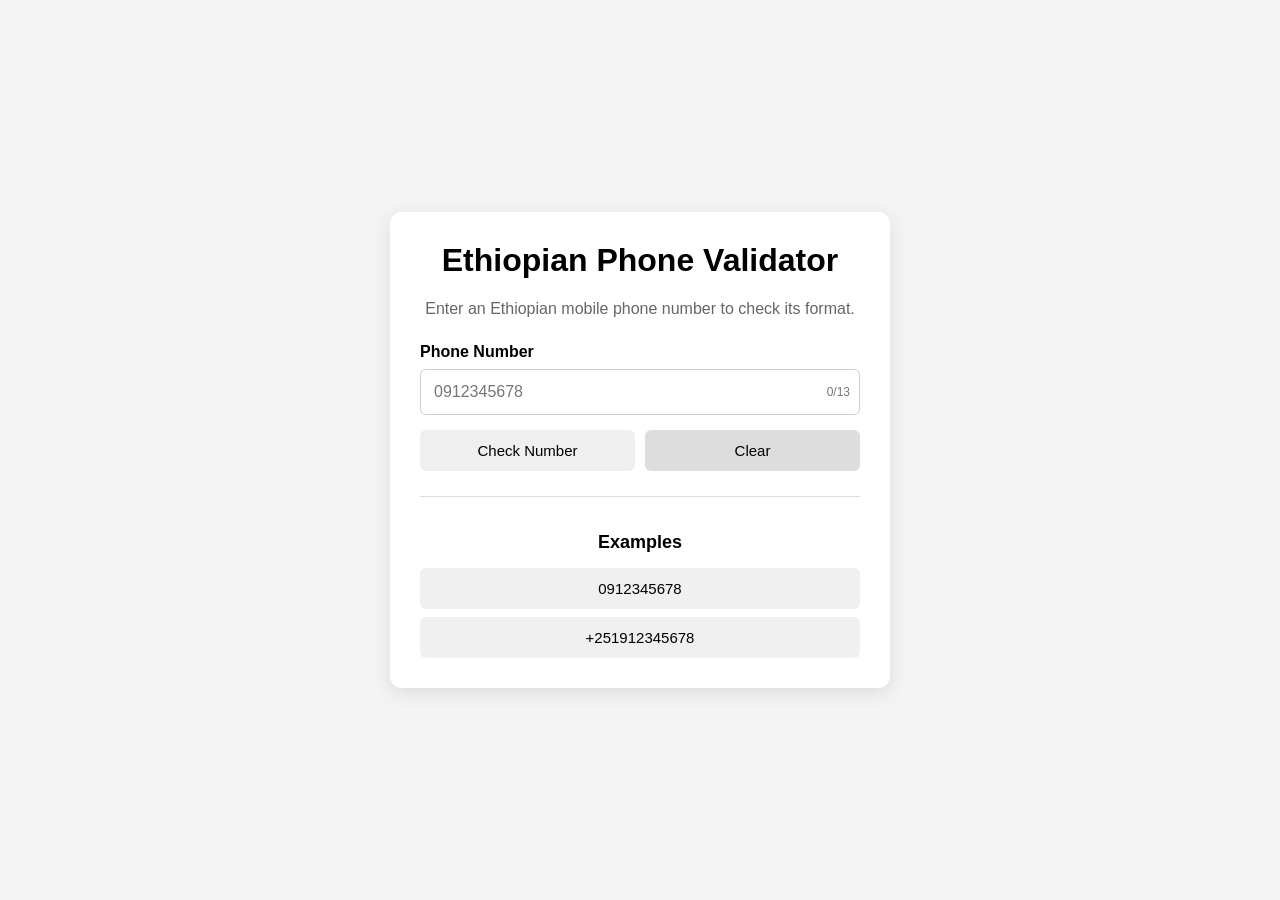
<file: 01-ethiopian-phone-validator/index.html>
<!DOCTYPE html>

<html lang="en">
<head>
    <meta charset="UTF-8">
    <meta name="viewport" content="width=device-width, initial-scale=1.0">


<title>Ethiopian Phone Validator</title>

<link rel="stylesheet" href="style.css">


</head>

<body>


<main class="container">

    <h1>Ethiopian Phone Validator</h1>

    <p class="description">
        Enter an Ethiopian mobile phone number to check its format.
    </p>

    <form id="phoneForm">

        <label for="phone">Phone Number</label>

        <div class="input-container">
            <input
                type="text"
                id="phone"
                placeholder="0912345678"
                maxlength="14"
                autocomplete="off"
            >

            <span id="counter">0/13</span>
        </div>

        <div class="buttons">
            <button type="submit">Check Number</button>
            <button type="button" id="clearBtn" class="clear-btn">
                Clear
            </button>
        </div>

    </form>

    <div id="result" class="result"></div>

    <div class="examples">
        <h2>Examples</h2>

        <button class="example-btn" data-number="0912345678">
            0912345678
        </button>

        <button class="example-btn" data-number="+251912345678">
            +251912345678
        </button>
    </div>

</main>

<script src="script.js"></script>

</body>
</html>
</file>
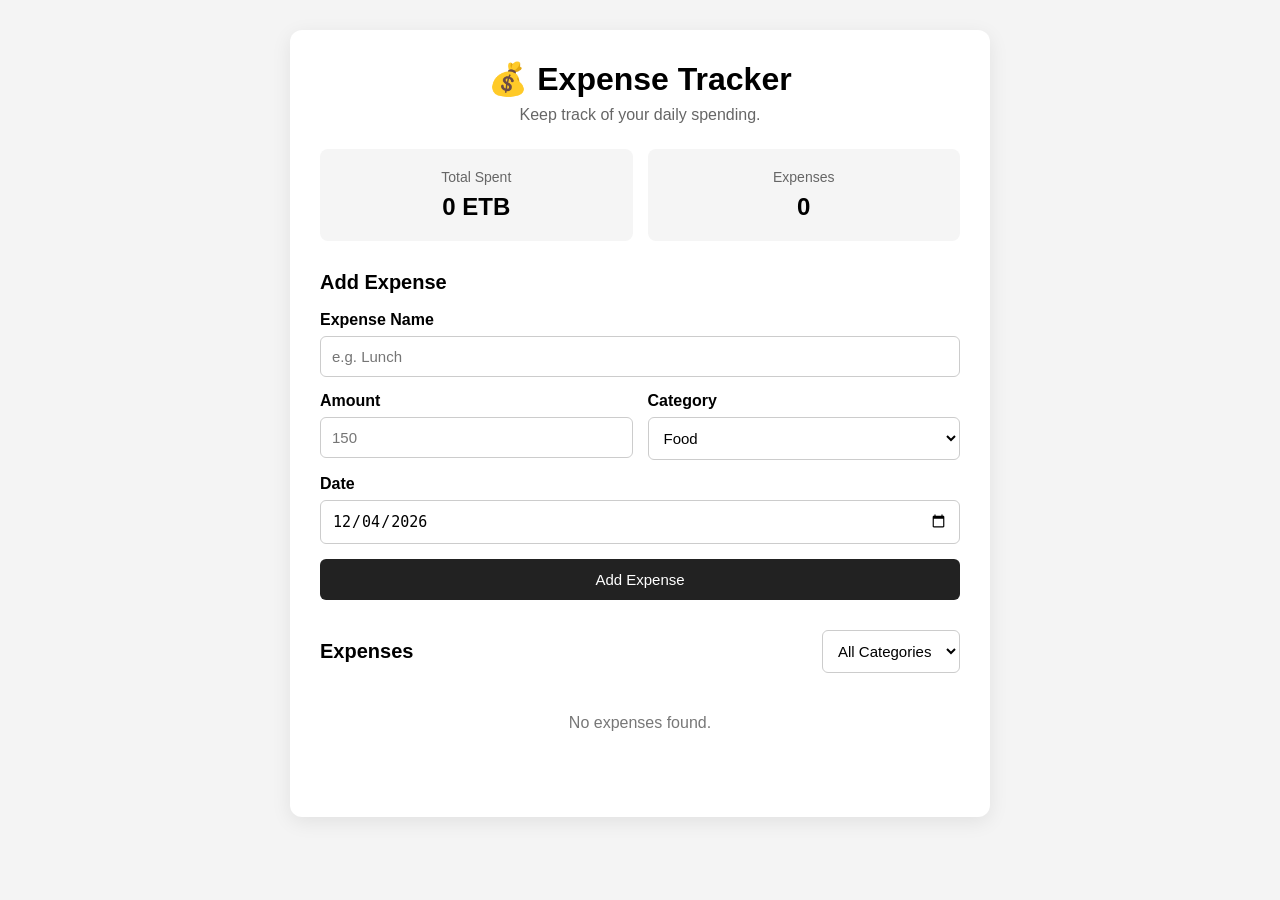
<file: 02-expense-tracker/index.html>
<!DOCTYPE html>

<html lang="en">
<head>
    <meta charset="UTF-8">
    <meta name="viewport" content="width=device-width, initial-scale=1.0">


<title>Mini Expense Tracker</title>

<link rel="stylesheet" href="style.css">


</head>

<body>


<main class="container">

    <header>
        <h1>💰 Expense Tracker</h1>
        <p>Keep track of your daily spending.</p>
    </header>


    <!-- Summary -->

    <section class="summary">

        <div class="summary-card">
            <span>Total Spent</span>
            <strong id="totalAmount">0 ETB</strong>
        </div>

        <div class="summary-card">
            <span>Expenses</span>
            <strong id="expenseCount">0</strong>
        </div>

    </section>


    <!-- Add Expense -->

    <section class="form-section">

        <h2>Add Expense</h2>

        <form id="expenseForm">

            <div class="form-group">

                <label for="expenseName">
                    Expense Name
                </label>

                <input
                    type="text"
                    id="expenseName"
                    placeholder="e.g. Lunch"
                    autocomplete="off"
                >

            </div>


            <div class="form-row">

                <div class="form-group">

                    <label for="expenseAmount">
                        Amount
                    </label>

                    <input
                        type="number"
                        id="expenseAmount"
                        placeholder="150"
                        min="1"
                    >

                </div>


                <div class="form-group">

                    <label for="expenseCategory">
                        Category
                    </label>

                    <select id="expenseCategory">

                        <option value="Food">
                            Food
                        </option>

                        <option value="Transport">
                            Transport
                        </option>

                        <option value="Education">
                            Education
                        </option>

                        <option value="Shopping">
                            Shopping
                        </option>

                        <option value="Bills">
                            Bills
                        </option>

                        <option value="Other">
                            Other
                        </option>

                    </select>

                </div>

            </div>


            <div class="form-group">

                <label for="expenseDate">
                    Date
                </label>

                <input
                    type="date"
                    id="expenseDate"
                >

            </div>


            <button type="submit" class="add-btn">
                Add Expense
            </button>

        </form>

    </section>


    <!-- Expense List -->

    <section class="expenses-section">

        <div class="expense-header">

            <h2>Expenses</h2>

            <select id="filterCategory">

                <option value="All">
                    All Categories
                </option>

                <option value="Food">
                    Food
                </option>

                <option value="Transport">
                    Transport
                </option>

                <option value="Education">
                    Education
                </option>

                <option value="Shopping">
                    Shopping
                </option>

                <option value="Bills">
                    Bills
                </option>

                <option value="Other">
                    Other
                </option>

            </select>

        </div>


        <div id="expenseList">

            <p class="empty-message">
                No expenses yet.
            </p>

        </div>

    </section>

</main>


<script src="script.js"></script>

</body>
</html>
</file>
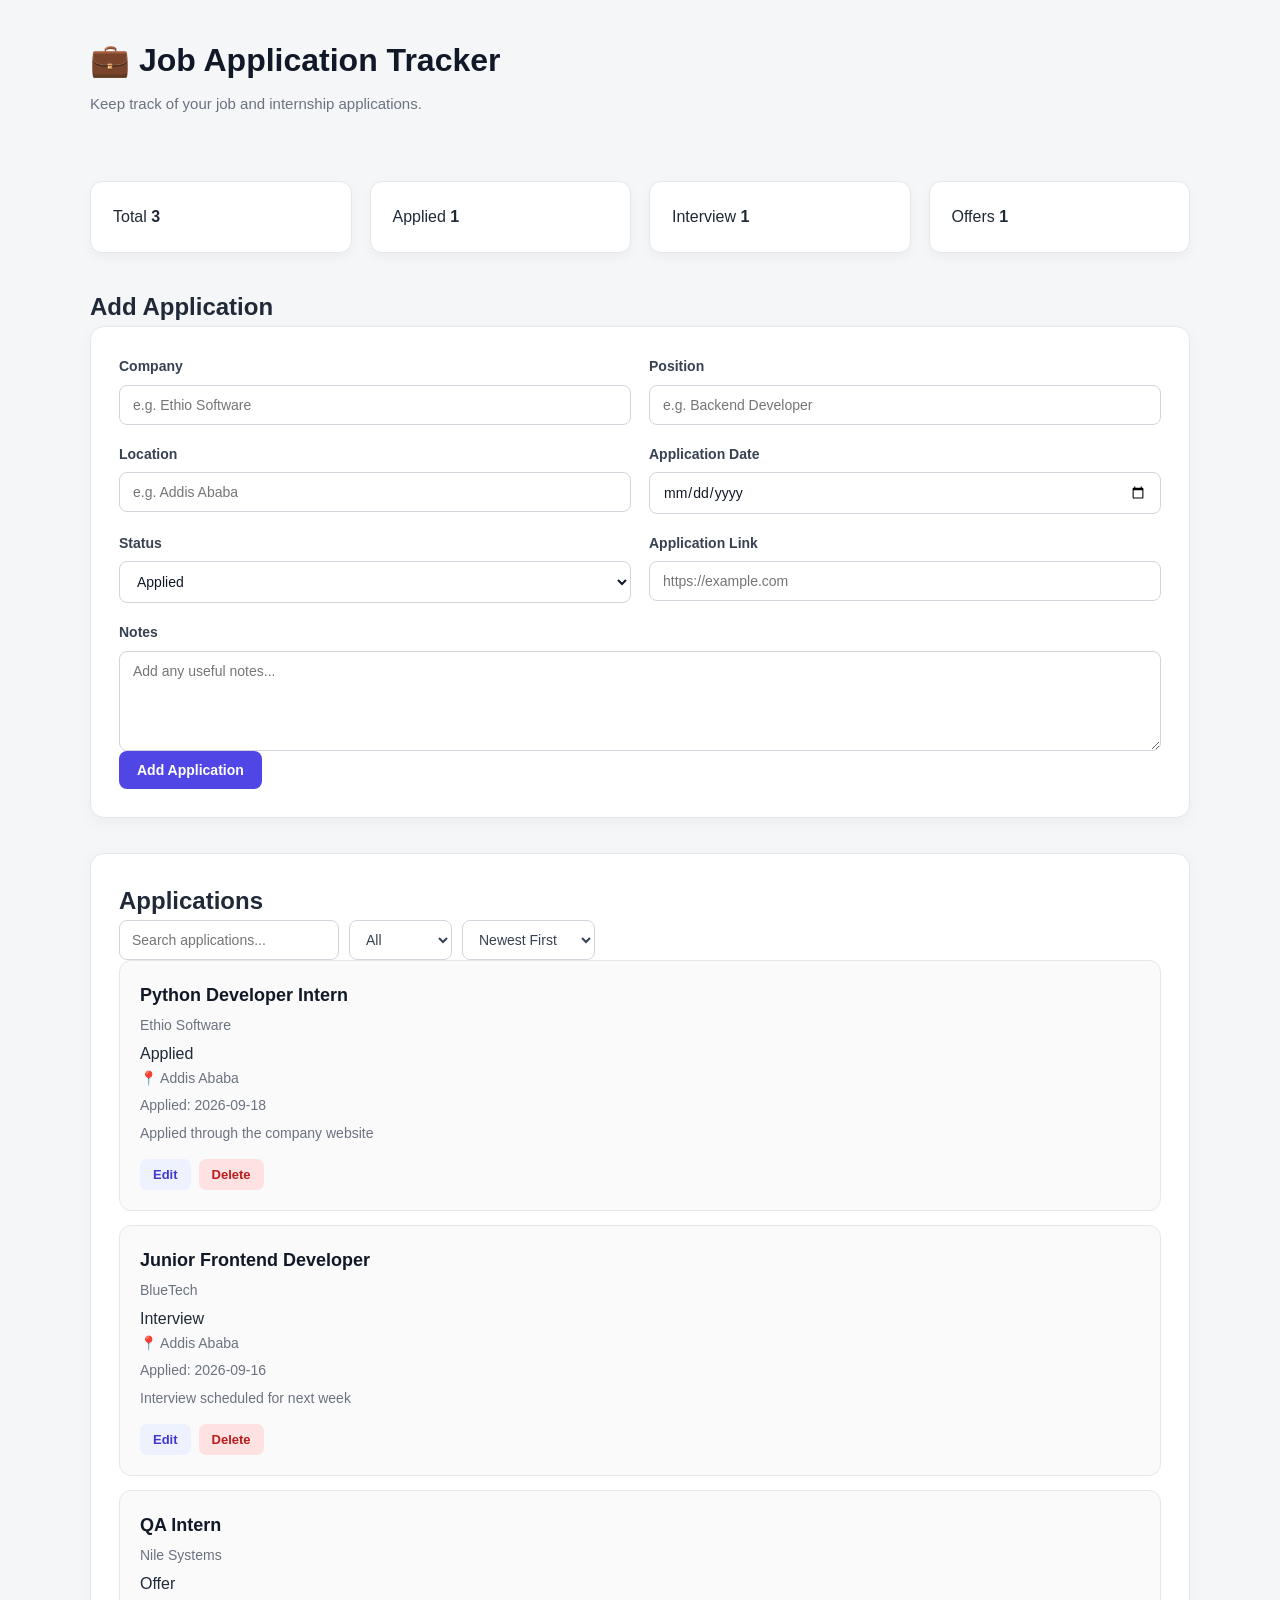
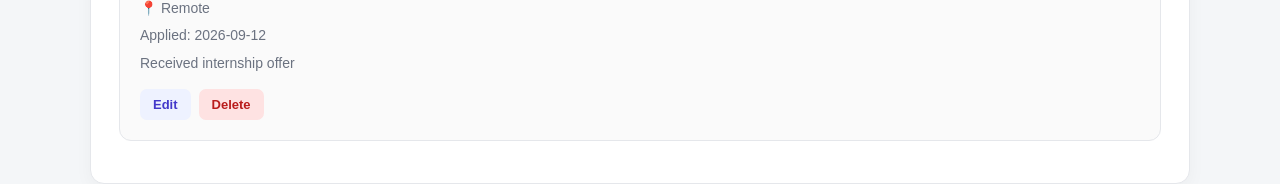
<file: 03-job-application-tracker/index.html>
<!DOCTYPE html>
<html lang="en">

<head>
    <meta charset="UTF-8">
    <meta name="viewport" content="width=device-width, initial-scale=1.0">

    <title>Job Application Tracker</title>

    <link rel="stylesheet" href="style.css">
</head>

<body>

    <main class="container">

        <header>
            <h1>💼 Job Application Tracker</h1>
            <p>Keep track of your job and internship applications.</p>
        </header>


        <!-- Dashboard statistics -->

        <section class="stats">

            <div class="stat-card">
                <span>Total</span>
                <strong id="totalApplications">0</strong>
            </div>

            <div class="stat-card">
                <span>Applied</span>
                <strong id="appliedApplications">0</strong>
            </div>

            <div class="stat-card">
                <span>Interview</span>
                <strong id="interviewApplications">0</strong>
            </div>

            <div class="stat-card">
                <span>Offers</span>
                <strong id="offerApplications">0</strong>
            </div>

        </section>


        <!-- Add / Edit application form -->

        <section class="form-section">

            <h2>Add Application</h2>

            <form id="applicationForm">

                <div class="form-row">

                    <div class="form-group">

                        <label for="company">
                            Company
                        </label>

                        <input
                            type="text"
                            id="company"
                            placeholder="e.g. Ethio Software"
                        >

                    </div>


                    <div class="form-group">

                        <label for="position">
                            Position
                        </label>

                        <input
                            type="text"
                            id="position"
                            placeholder="e.g. Backend Developer"
                        >

                    </div>

                </div>


                <div class="form-row">

                    <div class="form-group">

                        <label for="location">
                            Location
                        </label>

                        <input
                            type="text"
                            id="location"
                            placeholder="e.g. Addis Ababa"
                        >

                    </div>


                    <div class="form-group">

                        <label for="date">
                            Application Date
                        </label>

                        <input
                            type="date"
                            id="date"
                        >

                    </div>

                </div>


                <div class="form-row">

                    <div class="form-group">

                        <label for="status">
                            Status
                        </label>

                        <select id="status">

                            <option value="Applied">
                                Applied
                            </option>

                            <option value="Interview">
                                Interview
                            </option>

                            <option value="Rejected">
                                Rejected
                            </option>

                            <option value="Offer">
                                Offer
                            </option>

                        </select>

                    </div>


                    <div class="form-group">

                        <label for="link">
                            Application Link
                        </label>

                        <input
                            type="url"
                            id="link"
                            placeholder="https://example.com"
                        >

                    </div>

                </div>


                <div class="form-group">

                    <label for="notes">
                        Notes
                    </label>

                    <textarea
                        id="notes"
                        rows="3"
                        placeholder="Add any useful notes..."
                    ></textarea>

                </div>


                <button
                    type="submit"
                    class="add-btn"
                >
                    Add Application
                </button>

            </form>

        </section>


        <!-- Applications -->

        <section class="applications-section">

            <div class="application-header">

                <h2>Applications</h2>


                <div class="application-filters">

                    <input
                        type="search"
                        id="searchInput"
                        placeholder="Search applications..."
                    >


                    <select id="statusFilter">

                        <option value="All">
                            All
                        </option>

                        <option value="Applied">
                            Applied
                        </option>

                        <option value="Interview">
                            Interview
                        </option>

                        <option value="Rejected">
                            Rejected
                        </option>

                        <option value="Offer">
                            Offer
                        </option>

                    </select>


                    <select id="sortFilter">

                        <option value="newest">
                            Newest First
                        </option>

                        <option value="oldest">
                            Oldest First
                        </option>

                        <option value="companyAZ">
                            Company A-Z
                        </option>

                        <option value="companyZA">
                            Company Z-A
                        </option>

                    </select>

                </div>

            </div>


            <div id="applicationList">

                <p class="empty-message">
                    No applications yet.
                </p>

            </div>

        </section>

    </main>


    <script src="script.js"></script>

</body>

</html>
</file>
<file: 01-ethiopian-phone-validator/style.css>
* {
  box-sizing: border-box;
  }

body {
margin: 0;
min-height: 100vh;

font-family: Arial, sans-serif;

background: #f4f4f4;

display: flex;
justify-content: center;
align-items: center;

padding: 20px;
}

.container {
width: 100%;
max-width: 500px;

background: white;

padding: 30px;

border-radius: 12px;

box-shadow: 0 5px 20px rgba(0, 0, 0, 0.1);

}

h1 {
margin-top: 0;
text-align: center;
}

.description {
text-align: center;
color: #666;
margin-bottom: 25px;
}

label {
display: block;
margin-bottom: 8px;
font-weight: bold;
}

.input-container {
position: relative;
}

input {
width: 100%;
padding: 13px;

padding-right: 60px;

font-size: 16px;

border: 1px solid #ccc;
border-radius: 6px;

outline: none;
}

input:focus {
border-color: #333;
}

#counter {
position: absolute;

right: 10px;
top: 50%;

transform: translateY(-50%);

font-size: 12px;
color: #777;
}

.buttons {
display: flex;
gap: 10px;

margin-top: 15px;
}

button {
flex: 1;
padding: 12px;

border: none;
border-radius: 6px;

cursor: pointer;

font-size: 15px;
}

.clear-btn {
background: #ddd;
}

.result {
margin-top: 20px;

padding: 15px;

border-radius: 6px;

text-align: center;

display: none;

}

.result.valid {
display: block;
background: #e8f7e8;

}

.result.invalid {
display: block;

background: #fdeaea;

}

.result-title {
font-weight: bold;
margin-bottom: 5px;
}

.result-message {
margin: 5px 0;
}

.examples {
margin-top: 25px;

padding-top: 20px;

border-top: 1px solid #ddd;

text-align: center;

}

.examples h2 {
font-size: 18px;
}

.example-btn {
display: block;

width: 100%;

margin-top: 8px;

background: #f0f0f0;

}

.example-btn:hover {
background: #e5e5e5;
}

@media (max-width: 500px) {

.container {
    padding: 20px;
}

.buttons {
    flex-direction: column;
}

}
</file>
<file: 02-expense-tracker/style.css>
* {
  box-sizing: border-box;
  }

body {
margin: 0;
min-height: 100vh;


font-family: Arial, sans-serif;

background: #f4f4f4;

padding: 30px 20px;


}

.container {
width: 100%;
max-width: 700px;


margin: 0 auto;

background: white;

padding: 30px;

border-radius: 12px;

box-shadow: 0 5px 20px rgba(0, 0, 0, 0.08);


}

/* Header */

header {
text-align: center;


margin-bottom: 25px;


}

header h1 {
margin: 0 0 8px;
}

header p {
margin: 0;


color: #666;


}

/* Summary */

.summary {
display: grid;


grid-template-columns: 1fr 1fr;

gap: 15px;

margin-bottom: 30px;


}

.summary-card {
padding: 20px;


background: #f5f5f5;

border-radius: 8px;

text-align: center;


}

.summary-card span {
display: block;


color: #666;

font-size: 14px;

margin-bottom: 8px;


}

.summary-card strong {
font-size: 24px;
}

/* Sections */

.form-section,
.expenses-section {
margin-bottom: 30px;
}

h2 {
font-size: 20px;


margin-top: 0;


}

/* Form */

.form-group {
margin-bottom: 15px;
}

.form-group label {
display: block;


font-weight: bold;

margin-bottom: 7px;


}

input,
select {
width: 100%;


padding: 11px;

font-size: 15px;

border: 1px solid #ccc;

border-radius: 6px;

background: white;


}

input:focus,
select:focus {
outline: none;


border-color: #555;


}

.form-row {
display: grid;


grid-template-columns: 1fr 1fr;

gap: 15px;


}

.add-btn {
width: 100%;


padding: 12px;

border: none;

border-radius: 6px;

cursor: pointer;

font-size: 15px;

background: #222;

color: white;


}

.add-btn:hover {
opacity: 0.9;
}

/* Expense section */

.expense-header {
display: flex;


justify-content: space-between;

align-items: center;

gap: 15px;

margin-bottom: 15px;


}

.expense-header h2 {
margin: 0;
}

#filterCategory {
width: auto;
}

/* Expense item */

.expense-item {
display: flex;


justify-content: space-between;

align-items: center;

gap: 15px;

padding: 15px;

margin-bottom: 10px;

border: 1px solid #ddd;

border-radius: 8px;


}

.expense-info {
flex: 1;
}

.expense-name {
margin: 0 0 5px;


font-weight: bold;


}

.expense-details {
margin: 0;


color: #777;

font-size: 13px;


}

.expense-right {
text-align: right;
}

.expense-amount {
display: block;


font-weight: bold;

margin-bottom: 7px;


}

.delete-btn {
padding: 6px 10px;


border: none;

border-radius: 5px;

cursor: pointer;

background: #eee;


}

.delete-btn:hover {
background: #ddd;
}

/* Empty message */

.empty-message {
text-align: center;


color: #777;

padding: 25px;


}

/* Mobile */

@media (max-width: 600px) {


.container {
    padding: 20px;
}

.summary {
    grid-template-columns: 1fr;
}

.form-row {
    grid-template-columns: 1fr;
}

.expense-header {
    align-items: stretch;

    flex-direction: column;
}

#filterCategory {
    width: 100%;
}

.expense-item {
    align-items: flex-start;
}


}
</file>
<file: 03-job-application-tracker/style.css>
* {
    box-sizing: border-box;
    margin: 0;
    padding: 0;
}

body {
    font-family: Arial, sans-serif;
    background: #f4f6f8;
    color: #1f2937;
    line-height: 1.6;
}

.container {
    width: min(1100px, 92%);
    margin: 0 auto;
}

/* Header */

header {
    padding: 35px 0;
    margin-bottom: 30px;
}

header h1 {
    font-size: 32px;
    margin-bottom: 6px;
    color: #111827;
}

header p {
    color: #6b7280;
    font-size: 15px;
}

/* Statistics */

.stats {
    display: grid;
    grid-template-columns: repeat(4, 1fr);
    gap: 18px;
    margin-bottom: 35px;
}

.stat-card {
    background: white;
    padding: 22px;
    border-radius: 12px;
    border: 1px solid #e5e7eb;
    box-shadow: 0 4px 12px rgba(0, 0, 0, 0.04);
    transition: transform 0.2s ease, box-shadow 0.2s ease;
}

.stat-card:hover {
    transform: translateY(-3px);
    box-shadow: 0 8px 20px rgba(0, 0, 0, 0.08);
}

.stat-card h3 {
    font-size: 13px;
    color: #6b7280;
    margin-bottom: 8px;
    text-transform: uppercase;
    letter-spacing: 0.5px;
}

.stat-card p {
    font-size: 28px;
    font-weight: bold;
    color: #111827;
}

/* Forms */

form {
    background: white;
    padding: 28px;
    border-radius: 14px;
    border: 1px solid #e5e7eb;
    box-shadow: 0 5px 18px rgba(0, 0, 0, 0.04);
    margin-bottom: 35px;
}

form h2 {
    margin-bottom: 22px;
    color: #111827;
}

.form-row {
    display: grid;
    grid-template-columns: repeat(2, 1fr);
    gap: 18px;
    margin-bottom: 18px;
}

.form-group {
    display: flex;
    flex-direction: column;
    gap: 7px;
}

.form-group label {
    font-size: 14px;
    font-weight: 600;
    color: #374151;
}

.form-group input,
.form-group select,
.form-group textarea {
    width: 100%;
    padding: 11px 13px;
    border: 1px solid #d1d5db;
    border-radius: 8px;
    font-family: inherit;
    font-size: 14px;
    background: #fff;
    color: #111827;
    outline: none;
    transition: border-color 0.2s ease, box-shadow 0.2s ease;
}

.form-group textarea {
    min-height: 100px;
    resize: vertical;
}

.form-group input:focus,
.form-group select:focus,
.form-group textarea:focus {
    border-color: #6366f1;
    box-shadow: 0 0 0 3px rgba(99, 102, 241, 0.12);
}

.add-btn {
    border: none;
    background: #4f46e5;
    color: white;
    padding: 11px 18px;
    border-radius: 8px;
    font-size: 14px;
    font-weight: 600;
    cursor: pointer;
    transition: background 0.2s ease, transform 0.2s ease;
}

.add-btn:hover {
    background: #4338ca;
    transform: translateY(-1px);
}

/* Applications section */

.applications-section {
    background: white;
    padding: 28px;
    border-radius: 14px;
    border: 1px solid #e5e7eb;
    box-shadow: 0 5px 18px rgba(0, 0, 0, 0.04);
}

.applications-header {
    display: flex;
    justify-content: space-between;
    align-items: center;
    gap: 20px;
    margin-bottom: 22px;
}

.applications-header h2 {
    color: #111827;
}

/* Filters */

.application-filters {
    display: flex;
    gap: 10px;
}

#searchInput,
#statusFilter,
#sortFilter {
    padding: 10px 12px;
    border: 1px solid #d1d5db;
    border-radius: 8px;
    font-family: inherit;
    font-size: 14px;
    background: white;
    color: #374151;
    outline: none;
    transition: border-color 0.2s ease, box-shadow 0.2s ease;
}

#searchInput {
    min-width: 220px;
}

#searchInput:focus,
#statusFilter:focus,
#sortFilter:focus {
    border-color: #6366f1;
    box-shadow: 0 0 0 3px rgba(99, 102, 241, 0.1);
}

/* Application cards */

.application-card {
    background: #fafafa;
    border: 1px solid #e5e7eb;
    border-radius: 12px;
    padding: 20px;
    margin-bottom: 14px;
    transition: transform 0.2s ease, box-shadow 0.2s ease, border-color 0.2s ease;
}

.application-card:hover {
    transform: translateY(-2px);
    border-color: #c7d2fe;
    box-shadow: 0 8px 20px rgba(0, 0, 0, 0.06);
}

.application-card h3 {
    color: #111827;
    font-size: 18px;
    margin-bottom: 4px;
}

.application-card p {
    color: #6b7280;
    font-size: 14px;
    margin-bottom: 5px;
}

.application-card strong {
    color: #374151;
}

/* Status badge */

.application-card .status {
    display: inline-block;
    margin: 10px 0;
    padding: 5px 10px;
    border-radius: 999px;
    background: #e0e7ff;
    color: #4338ca;
    font-size: 12px;
    font-weight: 700;
}

/* Application actions */

.application-actions {
    display: flex;
    gap: 8px;
    margin-top: 15px;
}

.edit-btn,
.delete-btn {
    border: none;
    padding: 8px 13px;
    border-radius: 7px;
    font-size: 13px;
    font-weight: 600;
    cursor: pointer;
    transition: background 0.2s ease, transform 0.2s ease;
}

.edit-btn {
    background: #eef2ff;
    color: #4338ca;
}

.edit-btn:hover {
    background: #e0e7ff;
    transform: translateY(-1px);
}

.delete-btn {
    background: #fee2e2;
    color: #b91c1c;
}

.delete-btn:hover {
    background: #fecaca;
    transform: translateY(-1px);
}

/* Empty state */

.empty-message {
    text-align: center;
    padding: 45px 20px;
    color: #9ca3af;
    font-size: 14px;
}

/* Mobile */

@media (max-width: 700px) {
    header {
        padding: 25px 0;
    }

    header h1 {
        font-size: 26px;
    }

    .stats {
        grid-template-columns: repeat(2, 1fr);
        gap: 12px;
    }

    .stat-card {
        padding: 18px;
    }

    .form-row {
        grid-template-columns: 1fr;
    }

    .applications-header {
        flex-direction: column;
        align-items: stretch;
    }

    .application-filters {
        flex-direction: column;
    }

    #searchInput,
    #statusFilter,
    #sortFilter {
        width: 100%;
    }

    form,
    .applications-section {
        padding: 20px;
    }
}

@media (max-width: 450px) {
    .stats {
        grid-template-columns: 1fr;
    }

    .application-actions {
        flex-direction: column;
    }

    .edit-btn,
    .delete-btn {
        width: 100%;
    }
}
</file>
